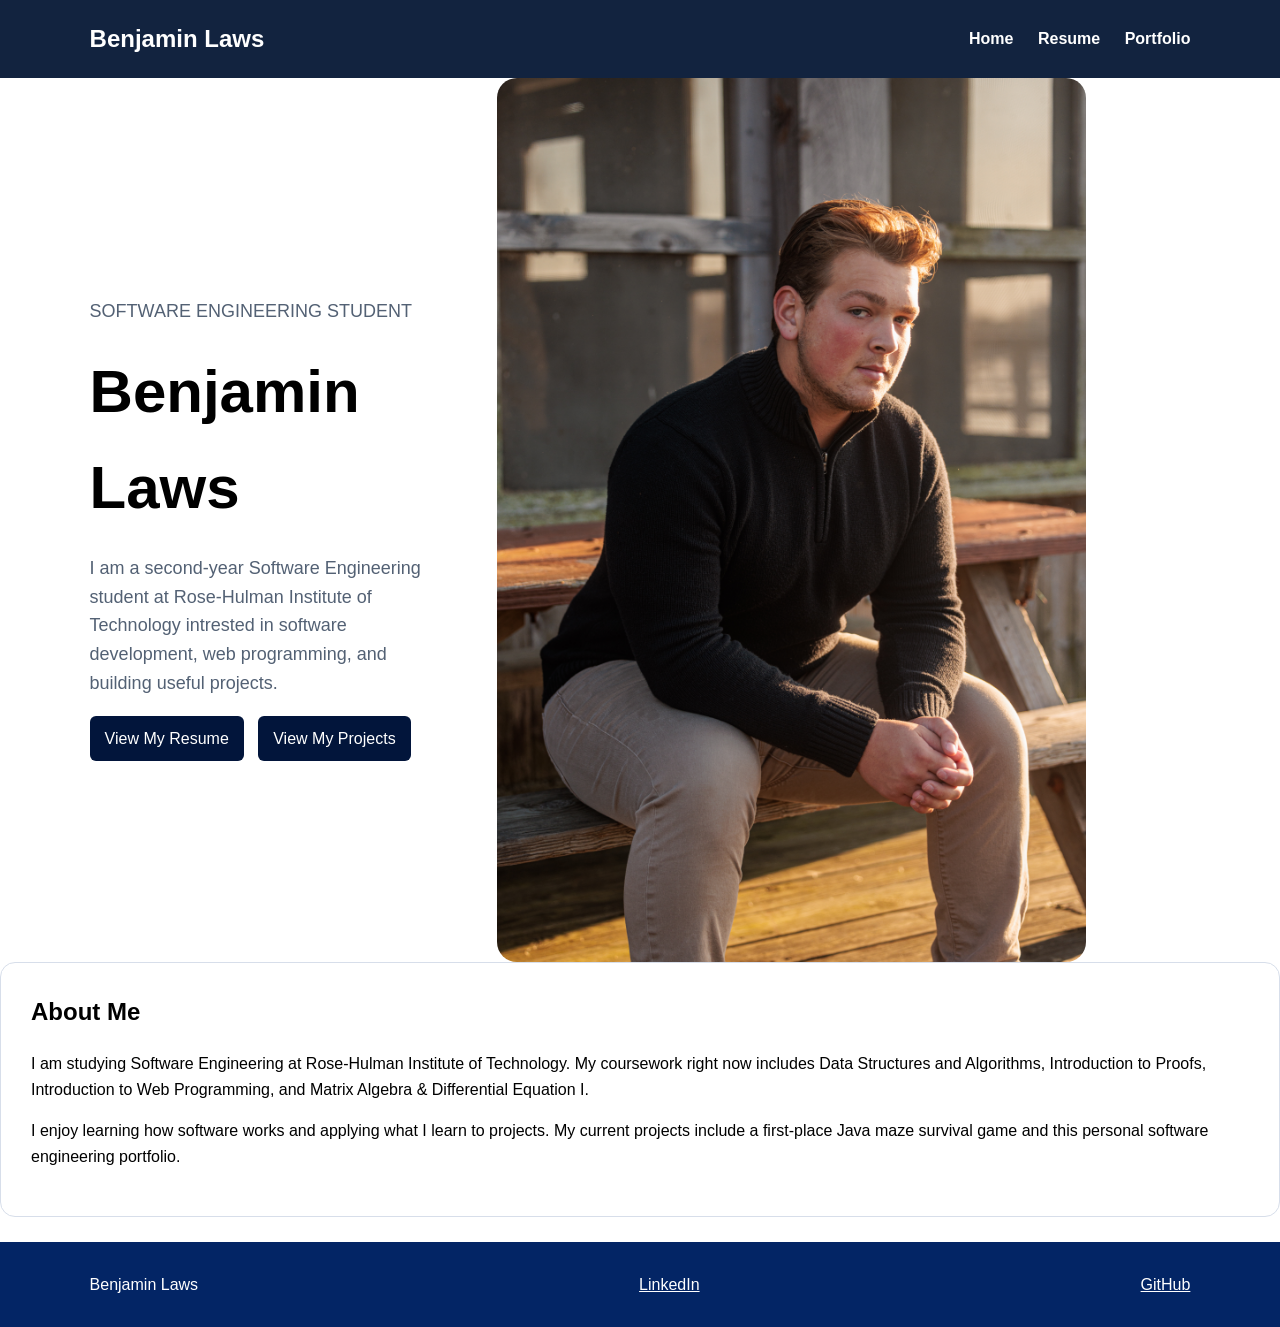
<file: index.html>
<html lang="en">


	<head>
        <meta charset="UTF-8">

		<title>Benjamin Laws | Home</title>

        <link rel="stylesheet" href="style.css">
	</head>
<body>
    <nav>
        <h2>Benjamin Laws</h2>
        <div>
            <a href="index.html">Home</a>
            <a href="resume.html">Resume</a>
            <a href="portfolio.html">Portfolio</a>
        </div>
    </nav>

    <main>
        <section class="home">

            <div>
                <p>SOFTWARE ENGINEERING STUDENT</p>
                <h1>Benjamin Laws</h1>

                <p>
                    I am a second-year Software Engineering student at Rose-Hulman Institute of Technology intrested in software development, web programming, and building useful projects.
                </p>

                <a href="resume.html">View My Resume</a>
                <a href="portfolio.html">View My Projects</a>
            </div>

            <div>
                <img src="BenMarshlands-22.jpg" alt="Profile image">
            </div>
        </section>

        <section class="section">
            <h2>About Me</h2>
            <p>
                I am studying Software Engineering at Rose-Hulman Institute of Technology. My coursework right now includes Data Structures and Algorithms, Introduction to Proofs, Introduction to Web Programming, and Matrix Algebra & Differential Equation I.
            </p>
            <p>
                I enjoy learning how software works and applying what I learn to projects. My current projects include a first-place Java maze survival game and this personal software engineering portfolio.
            </p>
        </section>

    </main>

    <footer>
        <p>Benjamin Laws</p>
        <a href="https://www.linkedin.com/in/benjamin-laws-rose-hulman">LinkedIn</a>

        <a href="https://github.com/rhit-lawsbb">GitHub</a>
    </footer>


</body>
</html>
</file>
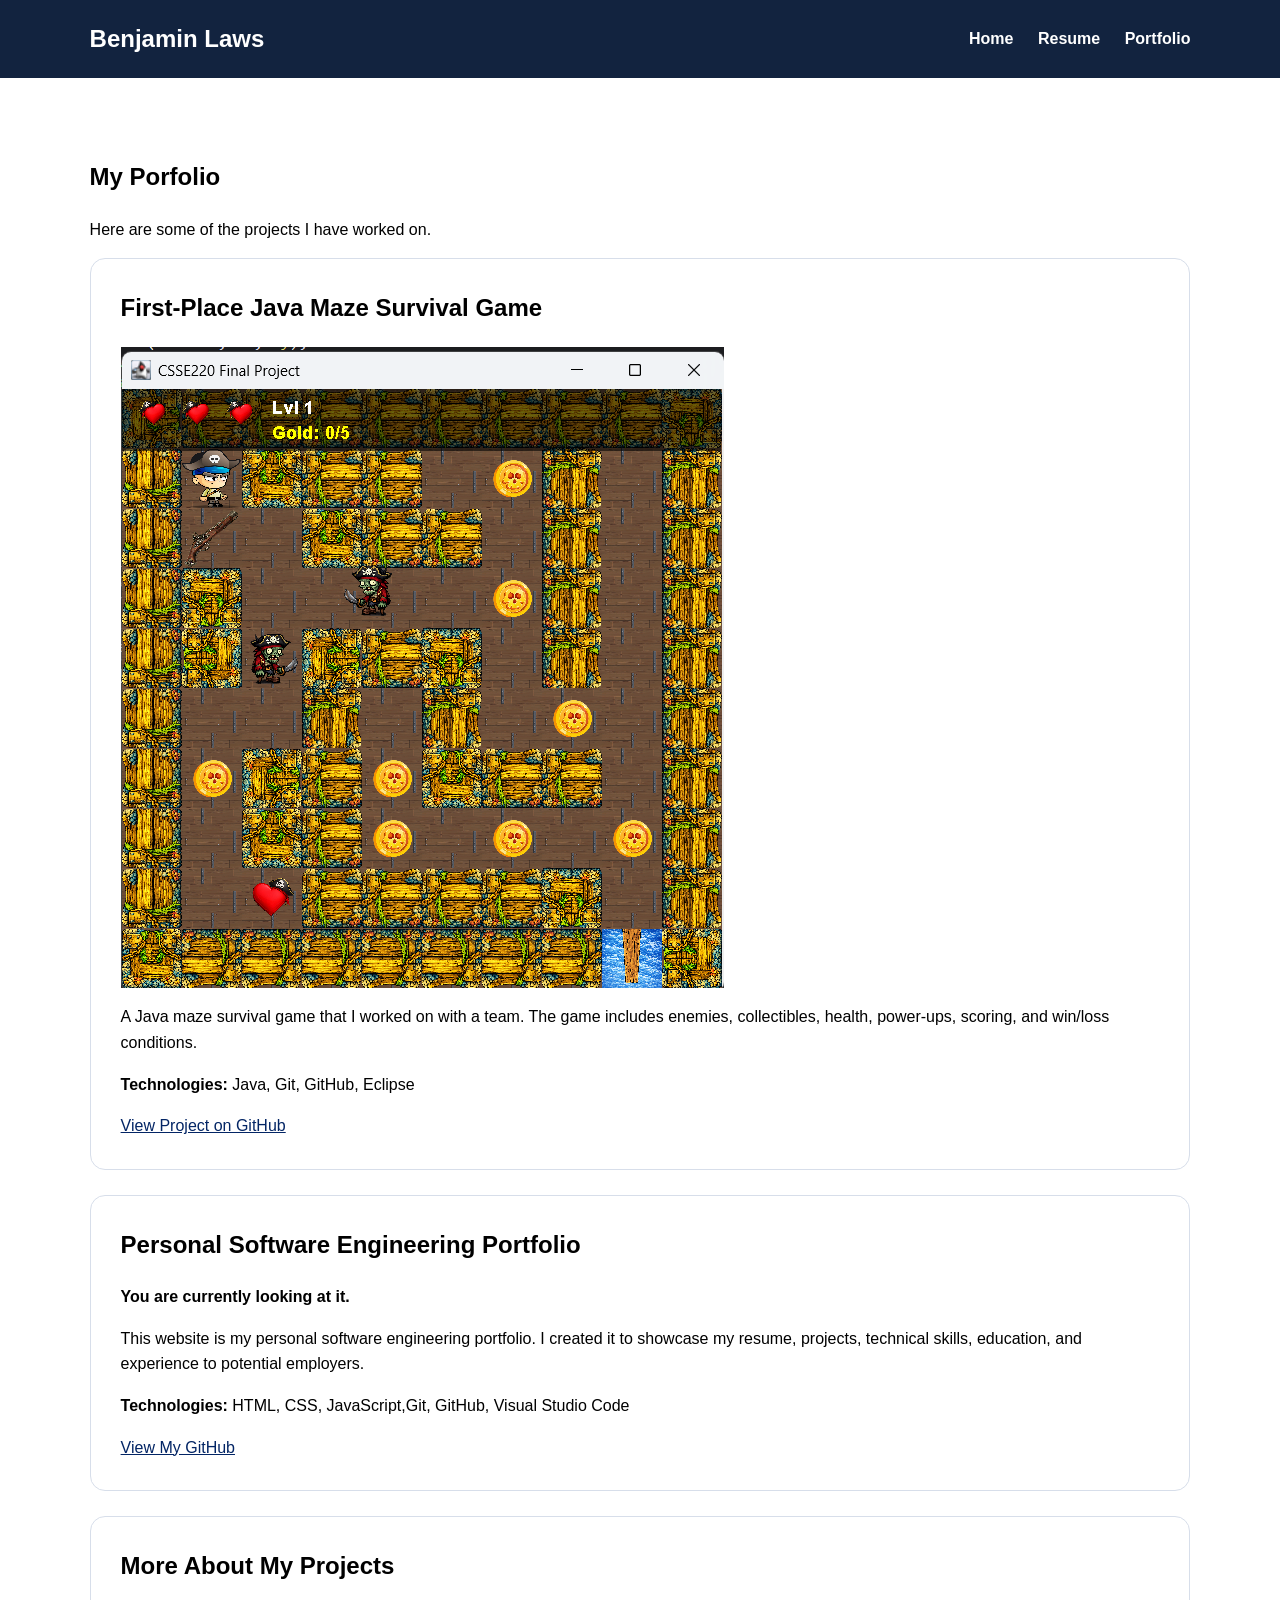
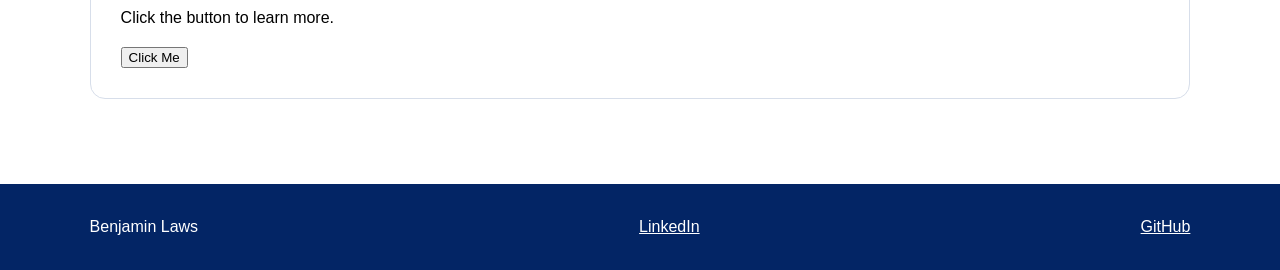
<file: portfolio.html>
<html lang="en">
    <head>
        <meta charset="UTF-8">
        <title>Benjamin Laws | Portfolio</title>
        <link rel="stylesheet" href="style.css">
        <script src="script.js" defer></script>
    </head>

    <body>
        <nav>
            <h2>Benjamin Laws</h2>
            <div>
                <a href="index.html">Home</a>
                <a href="resume.html">Resume</a>
                <a href="portfolio.html">Portfolio</a>                
            </div>
        </nav>

        <main class="page">
            <section>
                <h1>My Porfolio</h1>

                <p>
                    Here are some of the projects I have worked on.
                </p>
            </section>

            <section class="section">
                <h2>First-Place Java Maze Survival Game</h2>

                <img src="CSSE220-Java-Game.png" alt="image for Java maze game">
                <p>
                    A Java maze survival game that I worked on with a team. The game includes enemies, collectibles, health, power-ups, scoring, and win/loss conditions.
                </p> 
                <p>
                    <strong>Technologies:</strong>
                    Java, Git, GitHub, Eclipse
                </p>

                <a href="https://github.com/rhit-lawsbb/CSSE220-Final-Project-Group-5">View Project on GitHub</a>

            </section>

            <section class="section">
                <h2>Personal Software Engineering Portfolio</h2>

                <P><strong>You are currently looking at it.</strong></P>

                <p>This website is my personal software engineering portfolio. I created it to showcase my resume, projects, technical skills, education, and experience to potential employers.</p>

                <p><strong>Technologies:</strong>
                HTML, CSS, JavaScript,Git, GitHub, Visual Studio Code  </p>

                <a href="https://github.com/rhit-lawsbb">View My GitHub</a>
            </section>

            <section class="section">
                <h2>More About My Projects</h2>
                <p id="message">
                    Click the button to learn more.
                </p>

                <button id="button">
                    Click Me
                </button>

            </section>
        </main>

         <footer>
             <p>Benjamin Laws</p>
            <a href="https://www.linkedin.com/in/benjamin-laws-rose-hulman">LinkedIn</a>

            <a href="https://github.com/rhit-lawsbb">GitHub</a>
        </footer>
    </body>
</html>
</file>
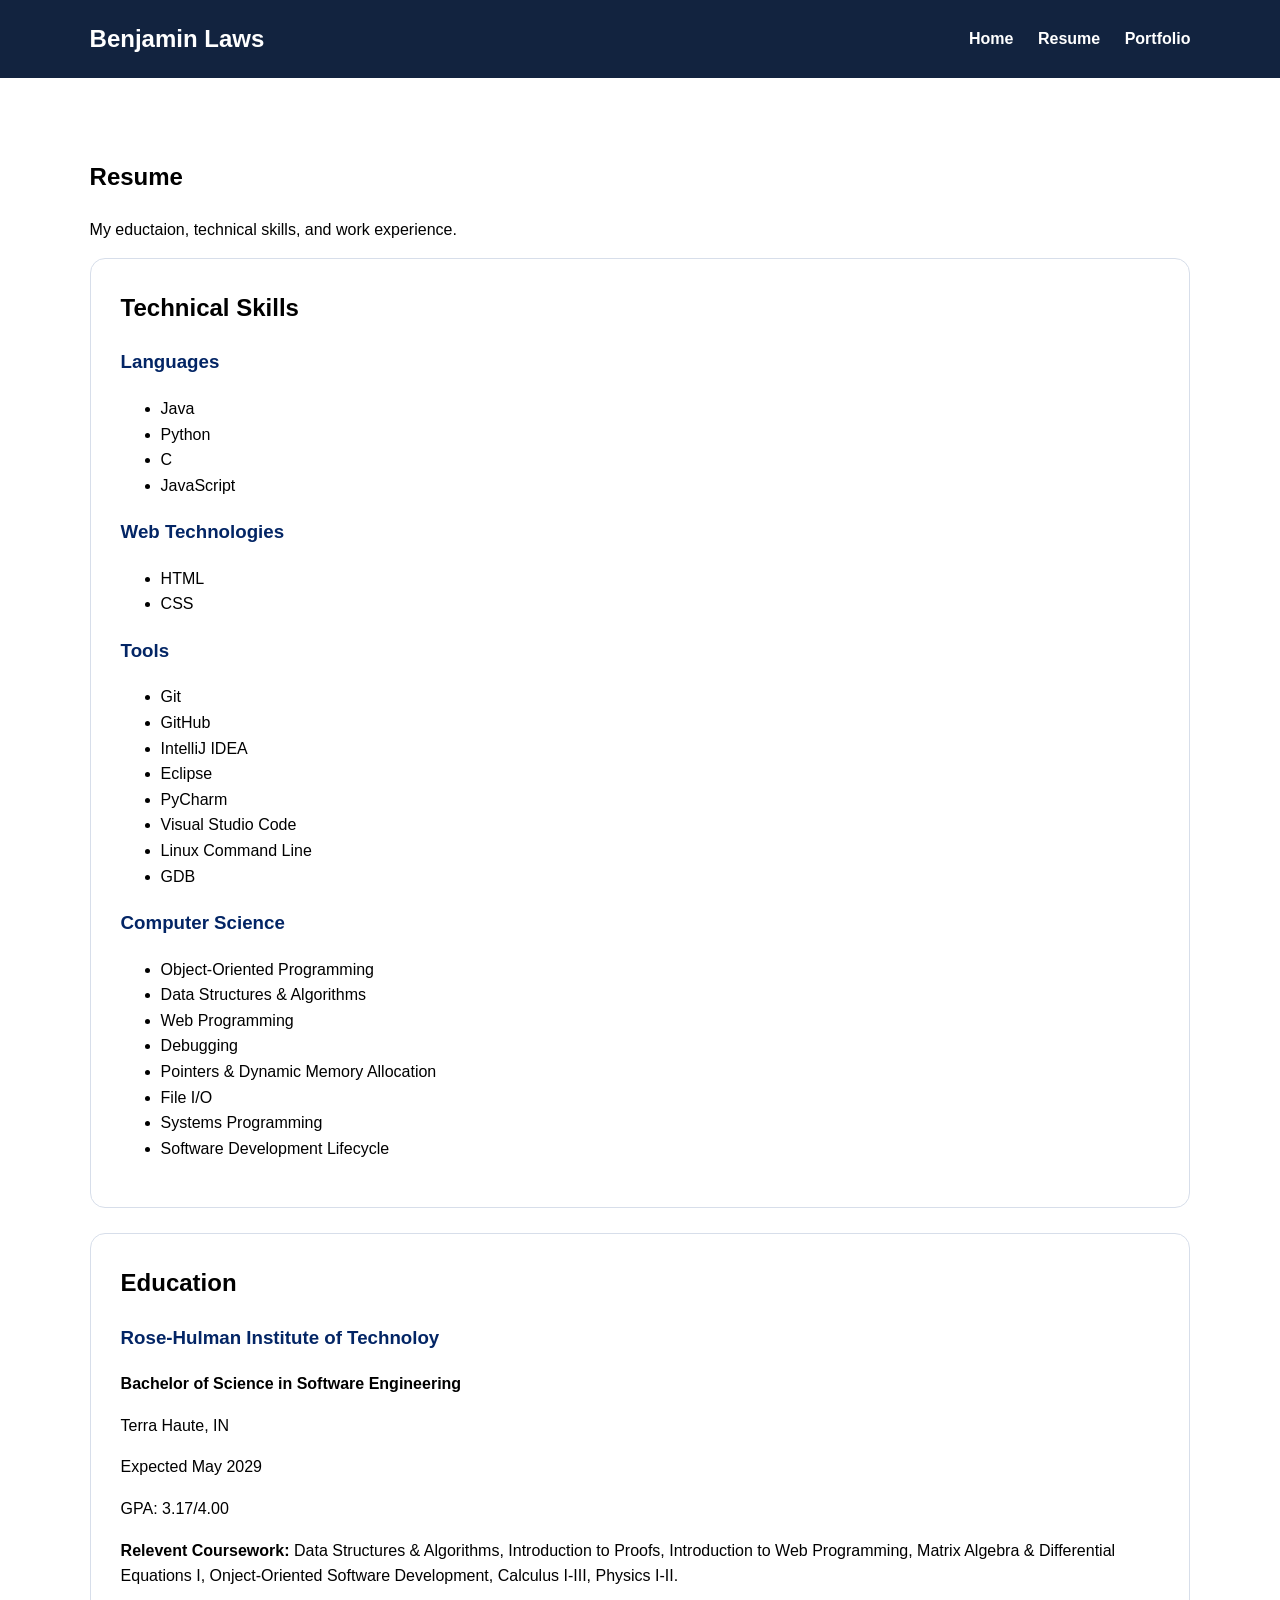
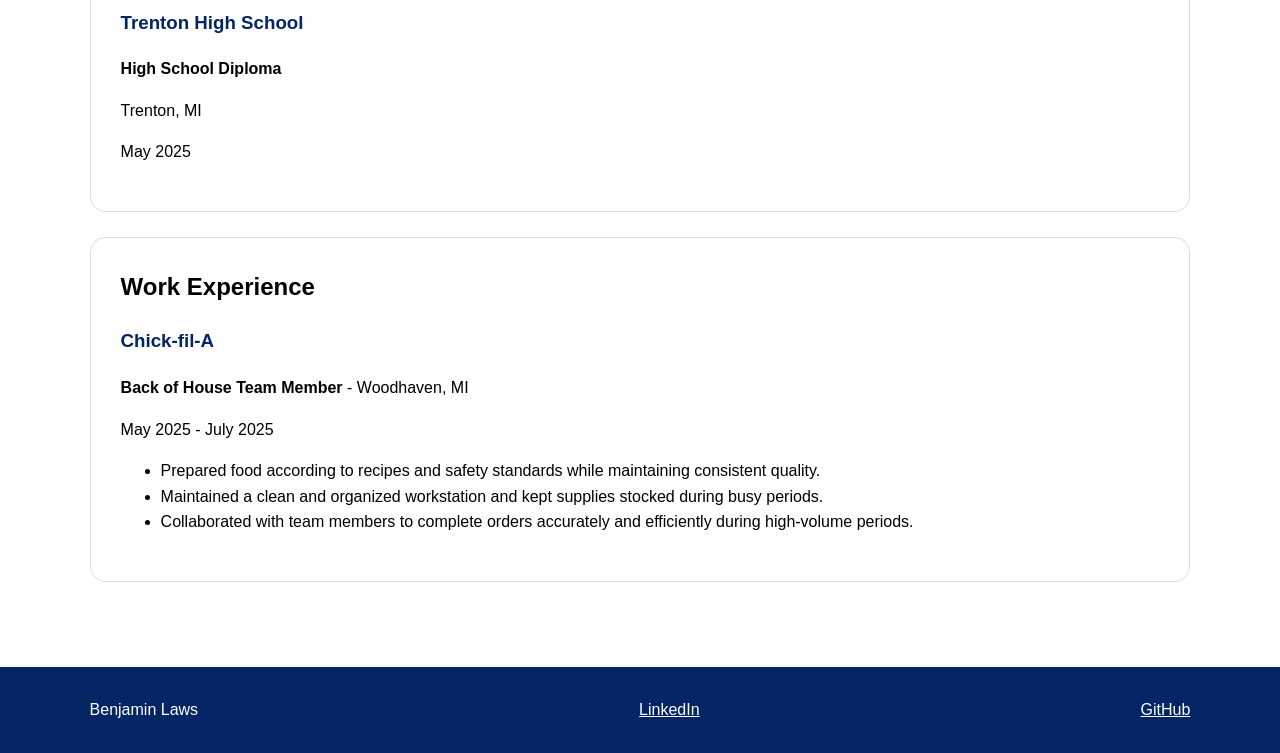
<file: resume.html>
<html lang="en">
    <head>
        <meta charset="UTF-8">
        <title>Benjamin Laws | Resume</title>
        <link rel="stylesheet" href="style.css">
    </head>

    <body>

        <nav>
            <h2>Benjamin Laws</h2>
            <div>
                <a href="index.html">Home</a>
                <a href="resume.html">Resume</a>
                <a href="portfolio.html">Portfolio</a>                
            </div>
        </nav>

        <main class="page">
            <section>
                <h1>  Resume</h1>

                <p>  My eductaion, technical skills, and work experience.

                </p>
            </section>

            <section class="section">
                <h2>Technical Skills</h2>

                <h3>Languages</h3>

                <ul>
                    <li>Java</li>
                    <li>Python</li>
                    <li>C</li>
                    <li>JavaScript</li>
                </ul>

                <h3>Web Technologies</h3>

                <ul>
                    <li>HTML</li>
                    <li>CSS</li>
                </ul>

                <h3>Tools</h3>

                <ul>
                    <li>Git</li>
                    <li>GitHub</li>
                    <li>IntelliJ IDEA</li>
                    <li>Eclipse</li>
                    <li>PyCharm</li>
                    <li>Visual Studio Code</li>
                    <li>Linux Command Line</li>
                    <li>GDB</li>
                </ul>

                <h3>Computer Science</h3>

                <ul>
                    <li>Object-Oriented Programming</li>
                    <li>Data Structures & Algorithms</li>
                    <li>Web Programming</li>
                    <li>Debugging</li>
                    <li>Pointers & Dynamic Memory Allocation</li>
                    <li>File I/O</li>
                    <li>Systems Programming</li>
                    <li>Software Development Lifecycle</li>
                </ul>
            </section>

            <section class="section">
                <h2>Education</h2>

                <h3>Rose-Hulman Institute of Technoloy</h3>

                <p>
                    <strong>
                        Bachelor of Science in Software Engineering
                    </strong>
                </p>

                <p>Terra Haute, IN</p>
                <p>Expected May 2029</p>
                <p>GPA: 3.17/4.00</p>

                <p>
                    <strong>Relevent Coursework:</strong>
                    Data Structures & Algorithms, Introduction to Proofs, Introduction to Web Programming, Matrix Algebra & Differential Equations I, Onject-Oriented Software Development, Calculus I-III, Physics I-II.
                </p>

                <h3>Trenton High School</h3>

                <p>
                    <strong>High School Diploma</strong>
                </p>
                <p>Trenton, MI</p>
                <p>May 2025</p>
            </section>

            <section class="section">
                <h2>Work Experience</h2>

                <h3>Chick-fil-A</h3>
                <p>
                    <strong>Back of House Team Member</strong>
                    - Woodhaven, MI
                </p>
                <p>May 2025 - July 2025</p>

                <ul>
                    <li>Prepared food according to recipes and safety standards while maintaining consistent quality.</li>
                    <li>Maintained a clean and organized workstation and kept supplies stocked during busy periods.</li>
                    <li>Collaborated with team members to complete orders accurately and efficiently during high-volume periods.</li>
                </ul>
            </section>
        </main>
        <footer>
             <p>Benjamin Laws</p>
            <a href="https://www.linkedin.com/in/benjamin-laws-rose-hulman">LinkedIn</a>

            <a href="https://github.com/rhit-lawsbb">GitHub</a>
        </footer>
    </body>
</html>
</file>
<file: style.css>
body{
    margin:0;
    font-family:Arial, sans-serif;
    background-color:white;
    color:black;
    line-height:1.6;
}
.page{
    width:86%;
    margin:auto;
    padding:60px 0;
}

nav{
    background-color:#12233f;
    color:white;
    display:flex;
    justify-content:space-between;
    align-items: center;
    padding: 20px 7%;
}

nav h2{
    margin: 0;
}
nav a{
    color: white;
    text-decoration: none;
    margin-left: 20px;
    font-weight: bold;
}

nav a:hover{
    text-decoration: underline;
}

.home{
    width: 86%;
    min-height:550px;
    margin: auto;
    display:flex;
    justify-content: space-between;
    align-items:center;

    gap: 50px;
}

.home h1{
    font-size:60px;
    margin:10px 0;
}

.home p{
    color:#536174;
    font-size:18px;
}
.home img{
    border-radius:20px;
    max-width:85%;
    height:auto;
}
.section{
    background-color:white;
    margin-bottom: 25px;
    padding: 30px;
    border: 1px solid #d7deea;
    border-radius: 15px;
    -webkit-border-radius: 15px;
    -moz-border-radius: 15px;
    -ms-border-radius: 15px;
    -o-border-radius: 15px;
}
.section h2{
    margin-top: 0;
    
}
.section h3{
    color:#032565;
}

a{
    color:#032565;
}
a:visited{
    color:#0a88d6;
}

.home a{
    display:inline-block;
    background-color:#02153b;
    color:white;
    padding: 10px 15px;
    margin-right: 10px;
    border-radius: 6px;
    text-decoration: none;
}
.home a:hover{
    background-color:#032565;
}

footer{
    background-color: #032565;
    color:white;
    padding:30px 7%;
    display:flex;
    justify-content: space-between;
    align-items: center;
}
footer p{
    margin: 0;
}

footer a{
    color:white;
    margin-left:20px;
}
</file>
